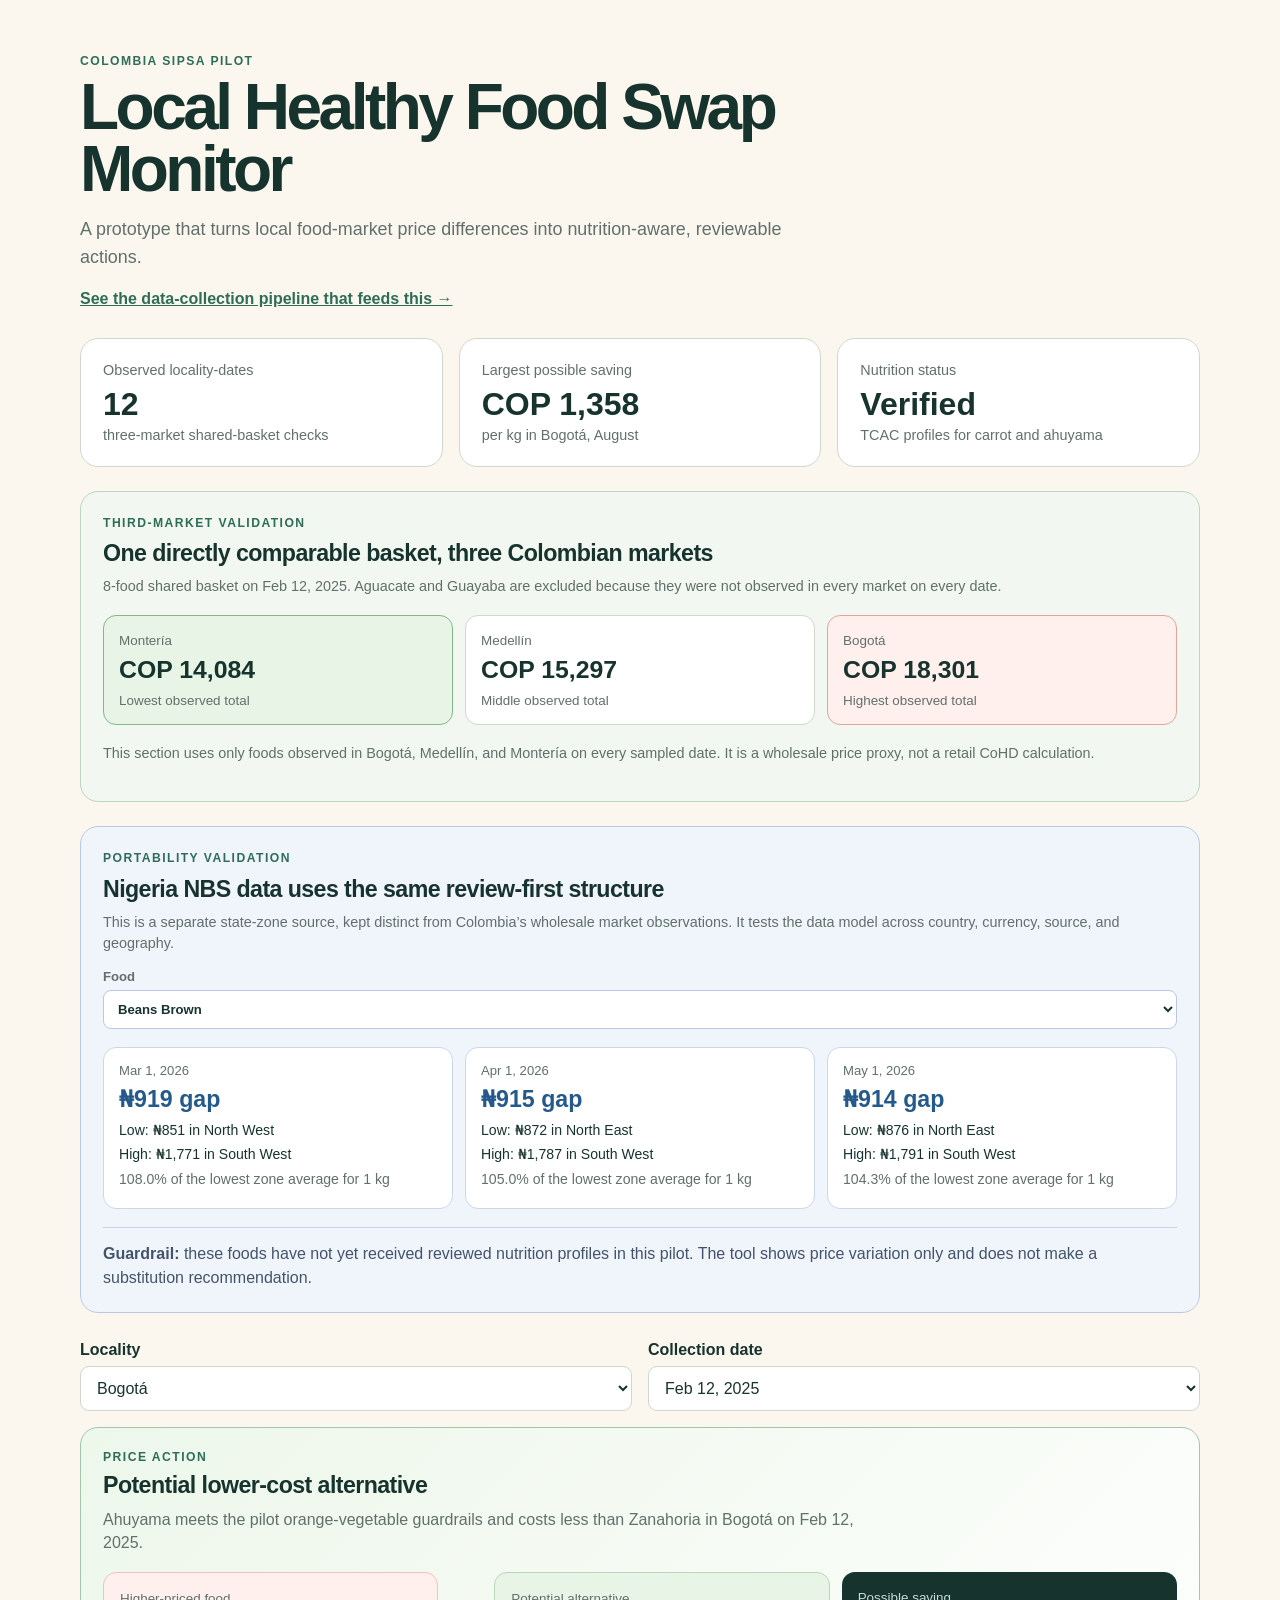
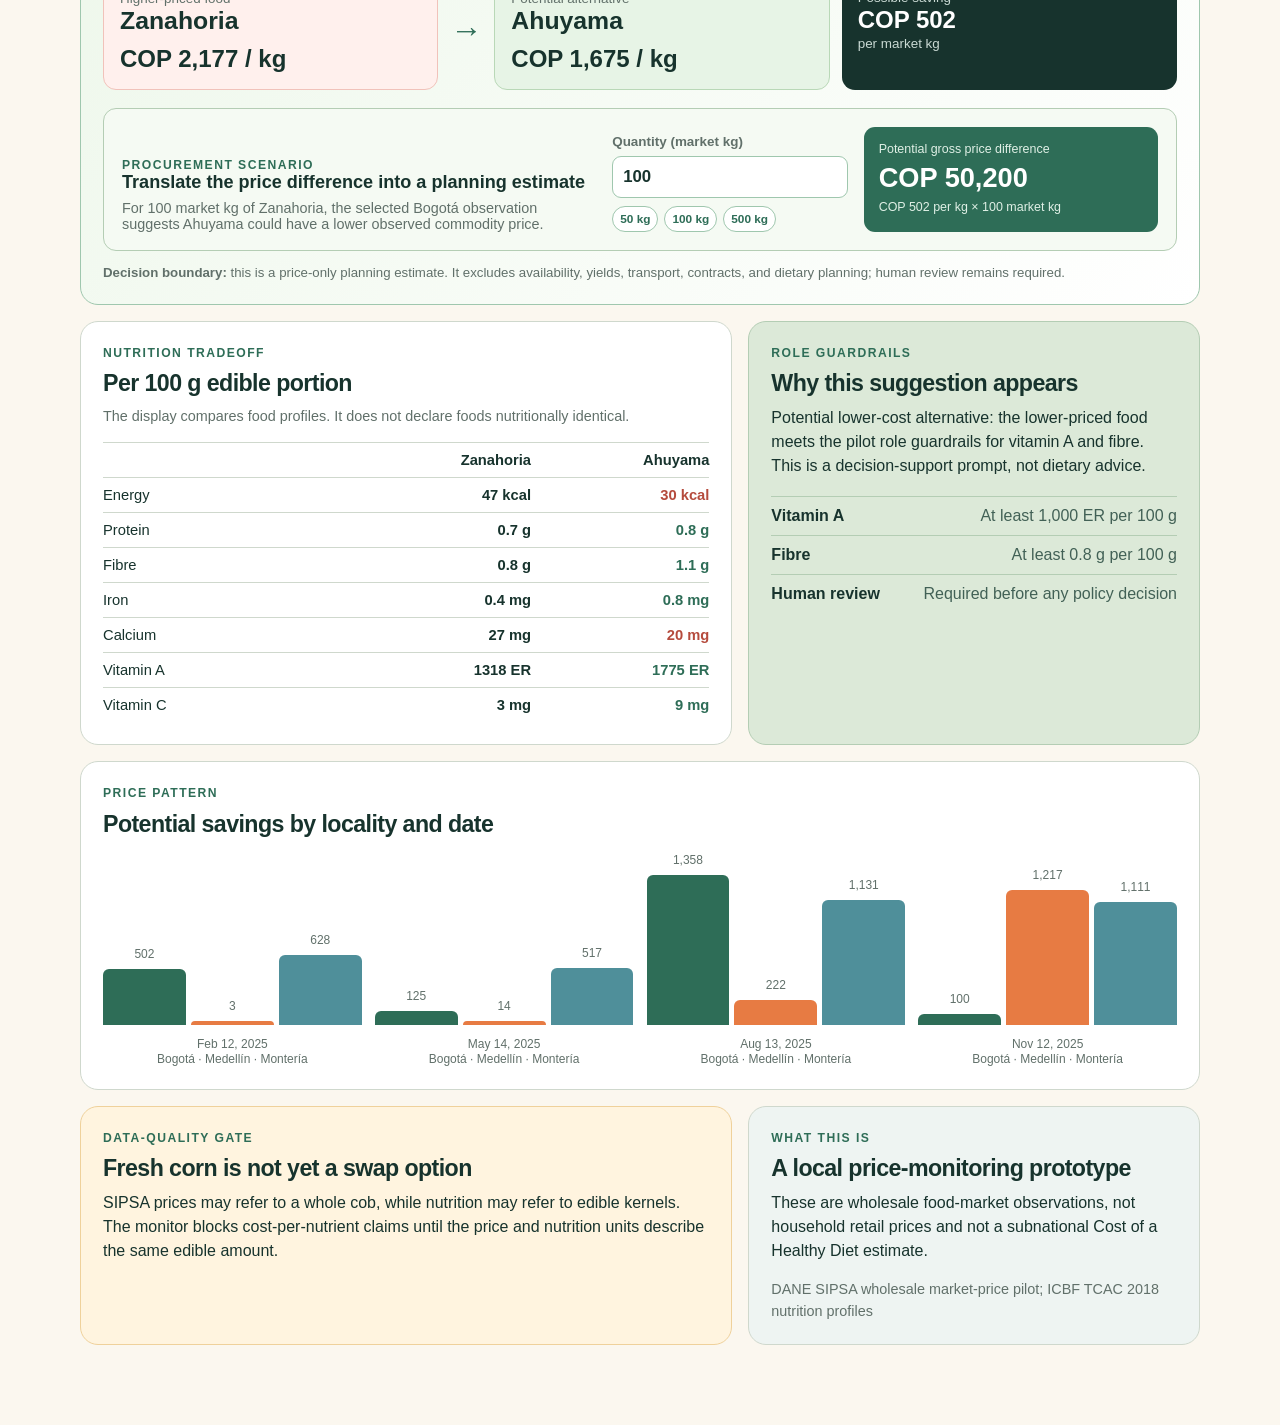
<file: colombia_sipsa_pilot/dashboard/index.html>
<!doctype html>
<html lang="en">
  <head>
    <meta charset="utf-8" />
    <meta name="viewport" content="width=device-width, initial-scale=1" />
    <title>Local Healthy Food Swap Monitor</title>
    <link rel="stylesheet" href="styles.css" />
  </head>
  <body>
    <main class="shell">
      <header class="hero">
        <p class="eyebrow">COLOMBIA SIPSA PILOT</p>
        <h1>Local Healthy Food Swap Monitor</h1>
        <p class="lede">A prototype that turns local food-market price differences into nutrition-aware, reviewable actions.</p>
        <p style="margin-top:10px;"><a href="https://gmancuso82.github.io/women-in-data-2026-datathon/data-collection-pipeline/pipeline_hub.1.1.html" style="color:var(--green);font-weight:700;">See the data-collection pipeline that feeds this →</a></p>
      </header>

      <section class="summary-grid" aria-label="Pilot summary">
        <article><span class="metric-label">Observed locality-dates</span><strong id="observation-count">12</strong><span>three-market shared-basket checks</span></article>
        <article><span class="metric-label">Largest possible saving</span><strong id="largest-saving">COP 1,358</strong><span>per kg in Bogotá, August</span></article>
        <article><span class="metric-label">Nutrition status</span><strong>Verified</strong><span>TCAC profiles for carrot and ahuyama</span></article>
      </section>

      <section class="panel comparison-panel">
        <p class="eyebrow">THIRD-MARKET VALIDATION</p>
        <h2>One directly comparable basket, three Colombian markets</h2>
        <p id="shared-basket-copy" class="subtle"></p>
        <div id="market-total-cards" class="market-total-cards" aria-label="Shared-basket totals by market"></div>
        <p class="subtle">This section uses only foods observed in Bogotá, Medellín, and Montería on every sampled date. It is a wholesale price proxy, not a retail CoHD calculation.</p>
      </section>

      <section class="panel nigeria-panel" aria-labelledby="nigeria-heading">
        <div class="intake-heading">
          <div>
            <p class="eyebrow">PORTABILITY VALIDATION</p>
            <h2 id="nigeria-heading">Nigeria NBS data uses the same review-first structure</h2>
            <p class="subtle">This is a separate state-zone source, kept distinct from Colombia’s wholesale market observations. It tests the data model across country, currency, source, and geography.</p>
          </div>
          <label class="compact-select">Food<select id="nigeria-item-select" aria-label="Nigeria food"></select></label>
        </div>
        <div id="nigeria-ranges" class="nigeria-ranges" aria-label="Nigeria zone-price ranges"></div>
        <p class="nigeria-note"><strong>Guardrail:</strong> these foods have not yet received reviewed nutrition profiles in this pilot. The tool shows price variation only and does not make a substitution recommendation.</p>
      </section>

      <section class="controls" aria-label="Choose an observation">
        <div>
          <label for="market-select">Locality</label>
          <select id="market-select"></select>
        </div>
        <div>
          <label for="date-select">Collection date</label>
          <select id="date-select"></select>
        </div>
      </section>

      <section class="action-panel">
        <div class="panel-heading">
          <p class="eyebrow">PRICE ACTION</p>
          <h2 id="action-title">Potential lower-cost alternative</h2>
          <p id="action-copy"></p>
        </div>
        <div class="price-comparison">
          <article class="price-card high"><span>Higher-priced food</span><h3 id="higher-food"></h3><strong id="higher-price"></strong></article>
          <div class="arrow" aria-hidden="true">→</div>
          <article class="price-card low"><span>Potential alternative</span><h3 id="lower-food"></h3><strong id="lower-price"></strong></article>
          <article class="savings"><span>Possible saving</span><strong id="saving"></strong><span>per market kg</span></article>
        </div>
        <div class="impact-calculator" aria-labelledby="impact-heading">
          <div>
            <p class="eyebrow">PROCUREMENT SCENARIO</p>
            <h3 id="impact-heading">Translate the price difference into a planning estimate</h3>
            <p id="impact-copy" class="subtle"></p>
          </div>
          <div class="impact-input">
            <label for="quantity-input">Quantity (market kg)</label>
            <input id="quantity-input" type="number" inputmode="numeric" min="1" max="100000" step="1" value="100" />
            <div class="quantity-presets" aria-label="Suggested quantities">
              <button type="button" data-quantity="50">50 kg</button>
              <button type="button" data-quantity="100">100 kg</button>
              <button type="button" data-quantity="500">500 kg</button>
            </div>
          </div>
          <div class="impact-result">
            <span>Potential gross price difference</span>
            <strong id="impact-saving"></strong>
            <small id="impact-unit"></small>
          </div>
        </div>
        <p class="impact-note"><strong>Decision boundary:</strong> this is a price-only planning estimate. It excludes availability, yields, transport, contracts, and dietary planning; human review remains required.</p>
      </section>

      <section class="two-column">
        <article class="panel">
          <p class="eyebrow">NUTRITION TRADEOFF</p>
          <h2>Per 100 g edible portion</h2>
          <p class="subtle">The display compares food profiles. It does not declare foods nutritionally identical.</p>
          <div id="nutrition-table" class="nutrition-table"></div>
        </article>
        <article class="panel guardrail">
          <p class="eyebrow">ROLE GUARDRAILS</p>
          <h2>Why this suggestion appears</h2>
          <p id="rule-statement"></p>
          <dl>
            <div><dt>Vitamin A</dt><dd>At least 1,000 ER per 100 g</dd></div>
            <div><dt>Fibre</dt><dd>At least 0.8 g per 100 g</dd></div>
            <div><dt>Human review</dt><dd>Required before any policy decision</dd></div>
          </dl>
        </article>
      </section>

      <section class="panel">
        <p class="eyebrow">PRICE PATTERN</p>
        <h2>Potential savings by locality and date</h2>
        <div id="saving-chart" class="saving-chart" aria-label="Bar chart of potential savings"></div>
      </section>

      <section class="two-column">
        <article class="panel limitation">
          <p class="eyebrow">DATA-QUALITY GATE</p>
          <h2>Fresh corn is not yet a swap option</h2>
          <p>SIPSA prices may refer to a whole cob, while nutrition may refer to edible kernels. The monitor blocks cost-per-nutrient claims until the price and nutrition units describe the same edible amount.</p>
        </article>
        <article class="panel source-note">
          <p class="eyebrow">WHAT THIS IS</p>
          <h2>A local price-monitoring prototype</h2>
          <p>These are wholesale food-market observations, not household retail prices and not a subnational Cost of a Healthy Diet estimate.</p>
          <p class="subtle" id="source-label"></p>
        </article>
      </section>
    </main>
    <script src="dashboard_data.js"></script>
    <script src="dashboard.js"></script>
  </body>
</html>
</file>
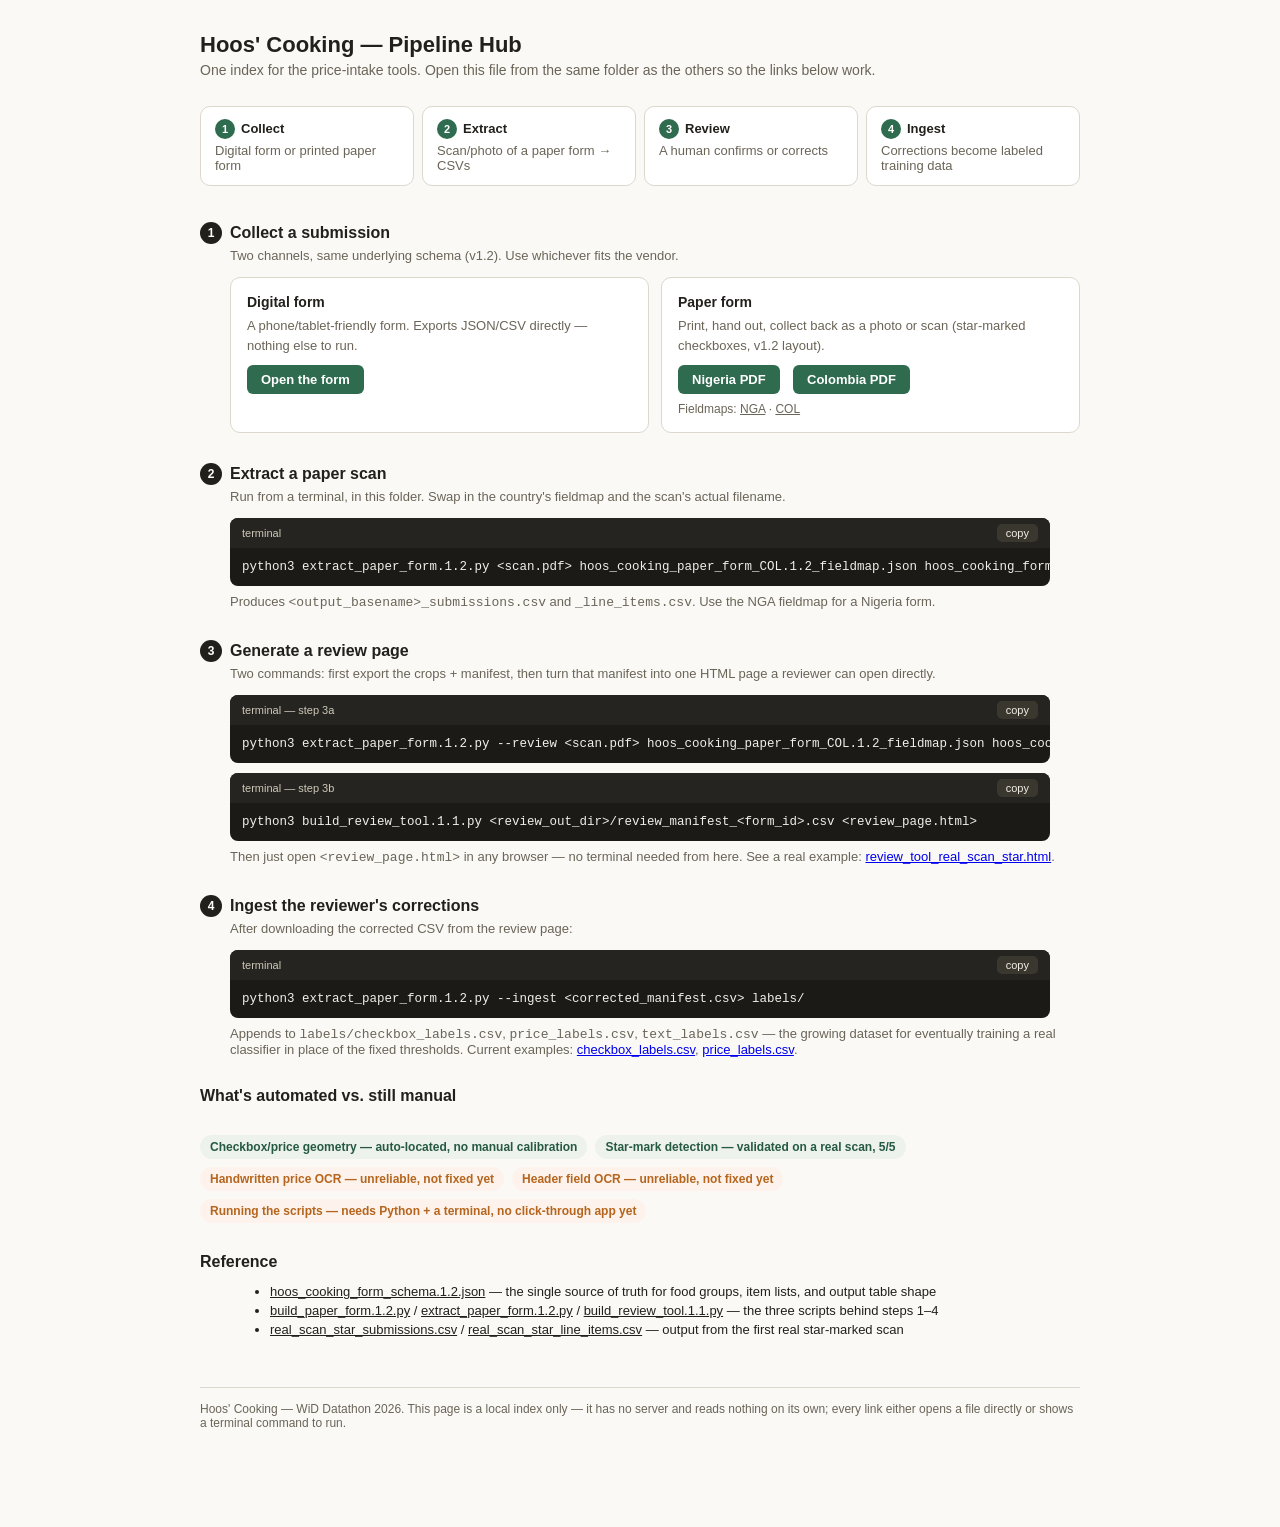
<file: data-collection-pipeline/pipeline_hub.1.0.html>
<!doctype html>
<html lang="en">
<head>
<meta charset="utf-8">
<meta name="viewport" content="width=device-width, initial-scale=1">
<title>Hoos' Cooking — Pipeline Hub</title>
<style>
  :root {
    --ink: #22201b; --sub: #6b6558; --line: #ddd8cc; --paper: #faf9f6; --card: #ffffff;
    --accent: #2f6b4f; --accent-dark: #255a41; --accent-tint: #eef2ec;
    --warn: #b5651d; --warn-tint: #fdf3ec;
    --mono: "SFMono-Regular", Consolas, "Liberation Mono", Menlo, monospace;
  }
  * { box-sizing: border-box; }
  body {
    margin: 0; padding: 32px 24px 100px; background: var(--paper); color: var(--ink);
    font-family: -apple-system, BlinkMacSystemFont, "Segoe UI", Helvetica, Arial, sans-serif;
  }
  .wrap { max-width: 880px; margin: 0 auto; }
  h1 { font-size: 22px; margin: 0 0 4px; }
  .tagline { color: var(--sub); font-size: 14px; margin-bottom: 28px; }
  .flow { display: flex; gap: 8px; flex-wrap: wrap; margin-bottom: 36px; }
  .flow-step {
    flex: 1 1 160px; background: var(--card); border: 1px solid var(--line); border-radius: 10px;
    padding: 12px 14px; font-size: 13px;
  }
  .flow-step .n {
    display: inline-flex; align-items: center; justify-content: center; width: 20px; height: 20px;
    background: var(--accent); color: #fff; border-radius: 50%; font-size: 11px; font-weight: 700;
    margin-right: 6px;
  }
  .flow-step .t { font-weight: 600; }
  .flow-step .d { color: var(--sub); margin-top: 4px; }

  section { margin-bottom: 30px; }
  h2 { font-size: 16px; margin: 0 0 4px; display: flex; align-items: center; gap: 8px; }
  h2 .num {
    display: inline-flex; align-items: center; justify-content: center; width: 22px; height: 22px;
    background: var(--ink); color: #fff; border-radius: 50%; font-size: 12px; font-weight: 700;
  }
  .section-note { color: var(--sub); font-size: 13px; margin: 0 0 14px 30px; }

  .cards { display: flex; gap: 12px; flex-wrap: wrap; margin-left: 30px; }
  .card {
    flex: 1 1 300px; background: var(--card); border: 1px solid var(--line); border-radius: 10px;
    padding: 16px;
  }
  .card h3 { font-size: 14px; margin: 0 0 6px; }
  .card p { font-size: 13px; color: var(--sub); margin: 0 0 10px; line-height: 1.5; }
  .card a.open {
    display: inline-block; background: var(--accent); color: #fff; text-decoration: none;
    font-size: 13px; padding: 7px 14px; border-radius: 6px; font-weight: 600;
  }
  .card a.open:hover { background: var(--accent-dark); }
  .filelist { font-size: 12px; color: var(--sub); margin-top: 8px; }
  .filelist a { color: var(--sub); }

  .cmdblock {
    margin: 10px 30px 0; background: #1c1a17; border-radius: 8px; overflow: hidden;
  }
  .cmdblock .label {
    color: #a99; background: #262420; font-size: 11px; padding: 6px 12px; color: #cfc9ba;
    display: flex; justify-content: space-between; align-items: center;
  }
  .cmdblock pre {
    margin: 0; padding: 12px; font-family: var(--mono); font-size: 12.5px; color: #f1efe7;
    overflow-x: auto; white-space: pre;
  }
  .copy-btn {
    background: #3a372e; color: #f1efe7; border: none; border-radius: 5px; font-size: 11px;
    padding: 3px 9px; cursor: pointer;
  }
  .copy-btn:hover { background: #4a4636; }
  .copy-btn.copied { background: var(--accent); }

  .status-row { display: flex; gap: 8px; flex-wrap: wrap; margin: 30px 0 6px; }
  .status {
    font-size: 12px; padding: 5px 10px; border-radius: 20px; font-weight: 600;
  }
  .status.done { background: var(--accent-tint); color: var(--accent-dark); }
  .status.manual { background: var(--warn-tint); color: var(--warn); }

  .refs { margin-left: 30px; font-size: 13px; }
  .refs a { color: var(--ink); }
  .refs li { margin-bottom: 4px; }

  footer { color: var(--sub); font-size: 12px; margin-top: 50px; border-top: 1px solid var(--line);
           padding-top: 14px; }
</style>
</head>
<body>
<div class="wrap">

  <h1>Hoos' Cooking — Pipeline Hub</h1>
  <div class="tagline">One index for the price-intake tools. Open this file from the same folder as the others so the links below work.</div>

  <div class="flow">
    <div class="flow-step"><span class="n">1</span><span class="t">Collect</span><div class="d">Digital form or printed paper form</div></div>
    <div class="flow-step"><span class="n">2</span><span class="t">Extract</span><div class="d">Scan/photo of a paper form → CSVs</div></div>
    <div class="flow-step"><span class="n">3</span><span class="t">Review</span><div class="d">A human confirms or corrects</div></div>
    <div class="flow-step"><span class="n">4</span><span class="t">Ingest</span><div class="d">Corrections become labeled training data</div></div>
  </div>

  <section>
    <h2><span class="num">1</span> Collect a submission</h2>
    <div class="section-note">Two channels, same underlying schema (v1.2). Use whichever fits the vendor.</div>
    <div class="cards">
      <div class="card">
        <h3>Digital form</h3>
        <p>A phone/tablet-friendly form. Exports JSON/CSV directly — nothing else to run.</p>
        <a class="open" href="market_price_intake.1.2.html">Open the form</a>
      </div>
      <div class="card">
        <h3>Paper form</h3>
        <p>Print, hand out, collect back as a photo or scan (star-marked checkboxes, v1.2 layout).</p>
        <a class="open" href="hoos_cooking_paper_form_NGA.1.2.pdf">Nigeria PDF</a>
        &nbsp;
        <a class="open" href="hoos_cooking_paper_form_COL.1.2.pdf">Colombia PDF</a>
        <div class="filelist">Fieldmaps: <a href="hoos_cooking_paper_form_NGA.1.2_fieldmap.json">NGA</a> · <a href="hoos_cooking_paper_form_COL.1.2_fieldmap.json">COL</a></div>
      </div>
    </div>
  </section>

  <section>
    <h2><span class="num">2</span> Extract a paper scan</h2>
    <div class="section-note">Run from a terminal, in this folder. Swap in the country's fieldmap and the scan's actual filename.</div>
    <div class="cmdblock">
      <div class="label"><span>terminal</span><button class="copy-btn" onclick="copyCmd(this)">copy</button></div>
      <pre>python3 extract_paper_form.1.2.py &lt;scan.pdf&gt; hoos_cooking_paper_form_COL.1.2_fieldmap.json hoos_cooking_form_schema.1.2.json &lt;output_basename&gt;</pre>
    </div>
    <div class="section-note" style="margin-top:8px;">Produces <code>&lt;output_basename&gt;_submissions.csv</code> and <code>_line_items.csv</code>. Use the NGA fieldmap for a Nigeria form.</div>
  </section>

  <section>
    <h2><span class="num">3</span> Generate a review page</h2>
    <div class="section-note">Two commands: first export the crops + manifest, then turn that manifest into one HTML page a reviewer can open directly.</div>
    <div class="cmdblock">
      <div class="label"><span>terminal — step 3a</span><button class="copy-btn" onclick="copyCmd(this)">copy</button></div>
      <pre>python3 extract_paper_form.1.2.py --review &lt;scan.pdf&gt; hoos_cooking_paper_form_COL.1.2_fieldmap.json hoos_cooking_form_schema.1.2.json &lt;review_out_dir&gt;</pre>
    </div>
    <div class="cmdblock">
      <div class="label"><span>terminal — step 3b</span><button class="copy-btn" onclick="copyCmd(this)">copy</button></div>
      <pre>python3 build_review_tool.1.1.py &lt;review_out_dir&gt;/review_manifest_&lt;form_id&gt;.csv &lt;review_page.html&gt;</pre>
    </div>
    <div class="section-note" style="margin-top:8px;">Then just open <code>&lt;review_page.html&gt;</code> in any browser — no terminal needed from here. See a real example: <a href="review_tool_real_scan_star.html">review_tool_real_scan_star.html</a>.</div>
  </section>

  <section>
    <h2><span class="num">4</span> Ingest the reviewer's corrections</h2>
    <div class="section-note">After downloading the corrected CSV from the review page:</div>
    <div class="cmdblock">
      <div class="label"><span>terminal</span><button class="copy-btn" onclick="copyCmd(this)">copy</button></div>
      <pre>python3 extract_paper_form.1.2.py --ingest &lt;corrected_manifest.csv&gt; labels/</pre>
    </div>
    <div class="section-note" style="margin-top:8px;">Appends to <code>labels/checkbox_labels.csv</code>, <code>price_labels.csv</code>, <code>text_labels.csv</code> — the growing dataset for eventually training a real classifier in place of the fixed thresholds. Current examples: <a href="checkbox_labels.csv">checkbox_labels.csv</a>, <a href="price_labels.csv">price_labels.csv</a>.</div>
  </section>

  <section>
    <h2>What's automated vs. still manual</h2>
    <div class="status-row">
      <span class="status done">Checkbox/price geometry — auto-located, no manual calibration</span>
      <span class="status done">Star-mark detection — validated on a real scan, 5/5</span>
      <span class="status manual">Handwritten price OCR — unreliable, not fixed yet</span>
      <span class="status manual">Header field OCR — unreliable, not fixed yet</span>
      <span class="status manual">Running the scripts — needs Python + a terminal, no click-through app yet</span>
    </div>
  </section>

  <section>
    <h2>Reference</h2>
    <ul class="refs">
      <li><a href="hoos_cooking_form_schema.1.2.json">hoos_cooking_form_schema.1.2.json</a> — the single source of truth for food groups, item lists, and output table shape</li>
      <li><a href="build_paper_form.1.2.py">build_paper_form.1.2.py</a> / <a href="extract_paper_form.1.2.py">extract_paper_form.1.2.py</a> / <a href="build_review_tool.1.1.py">build_review_tool.1.1.py</a> — the three scripts behind steps 1–4</li>
      <li><a href="real_scan_star_submissions.csv">real_scan_star_submissions.csv</a> / <a href="real_scan_star_line_items.csv">real_scan_star_line_items.csv</a> — output from the first real star-marked scan</li>
    </ul>
  </section>

  <footer>Hoos' Cooking — WiD Datathon 2026. This page is a local index only — it has no server and reads nothing on its own; every link either opens a file directly or shows a terminal command to run.</footer>
</div>
<script>
function copyCmd(btn) {
  const pre = btn.closest('.cmdblock').querySelector('pre');
  navigator.clipboard.writeText(pre.textContent.trim()).then(() => {
    const old = btn.textContent;
    btn.textContent = 'copied'; btn.classList.add('copied');
    setTimeout(() => { btn.textContent = old; btn.classList.remove('copied'); }, 1400);
  });
}
</script>
</body>
</html>
</file>
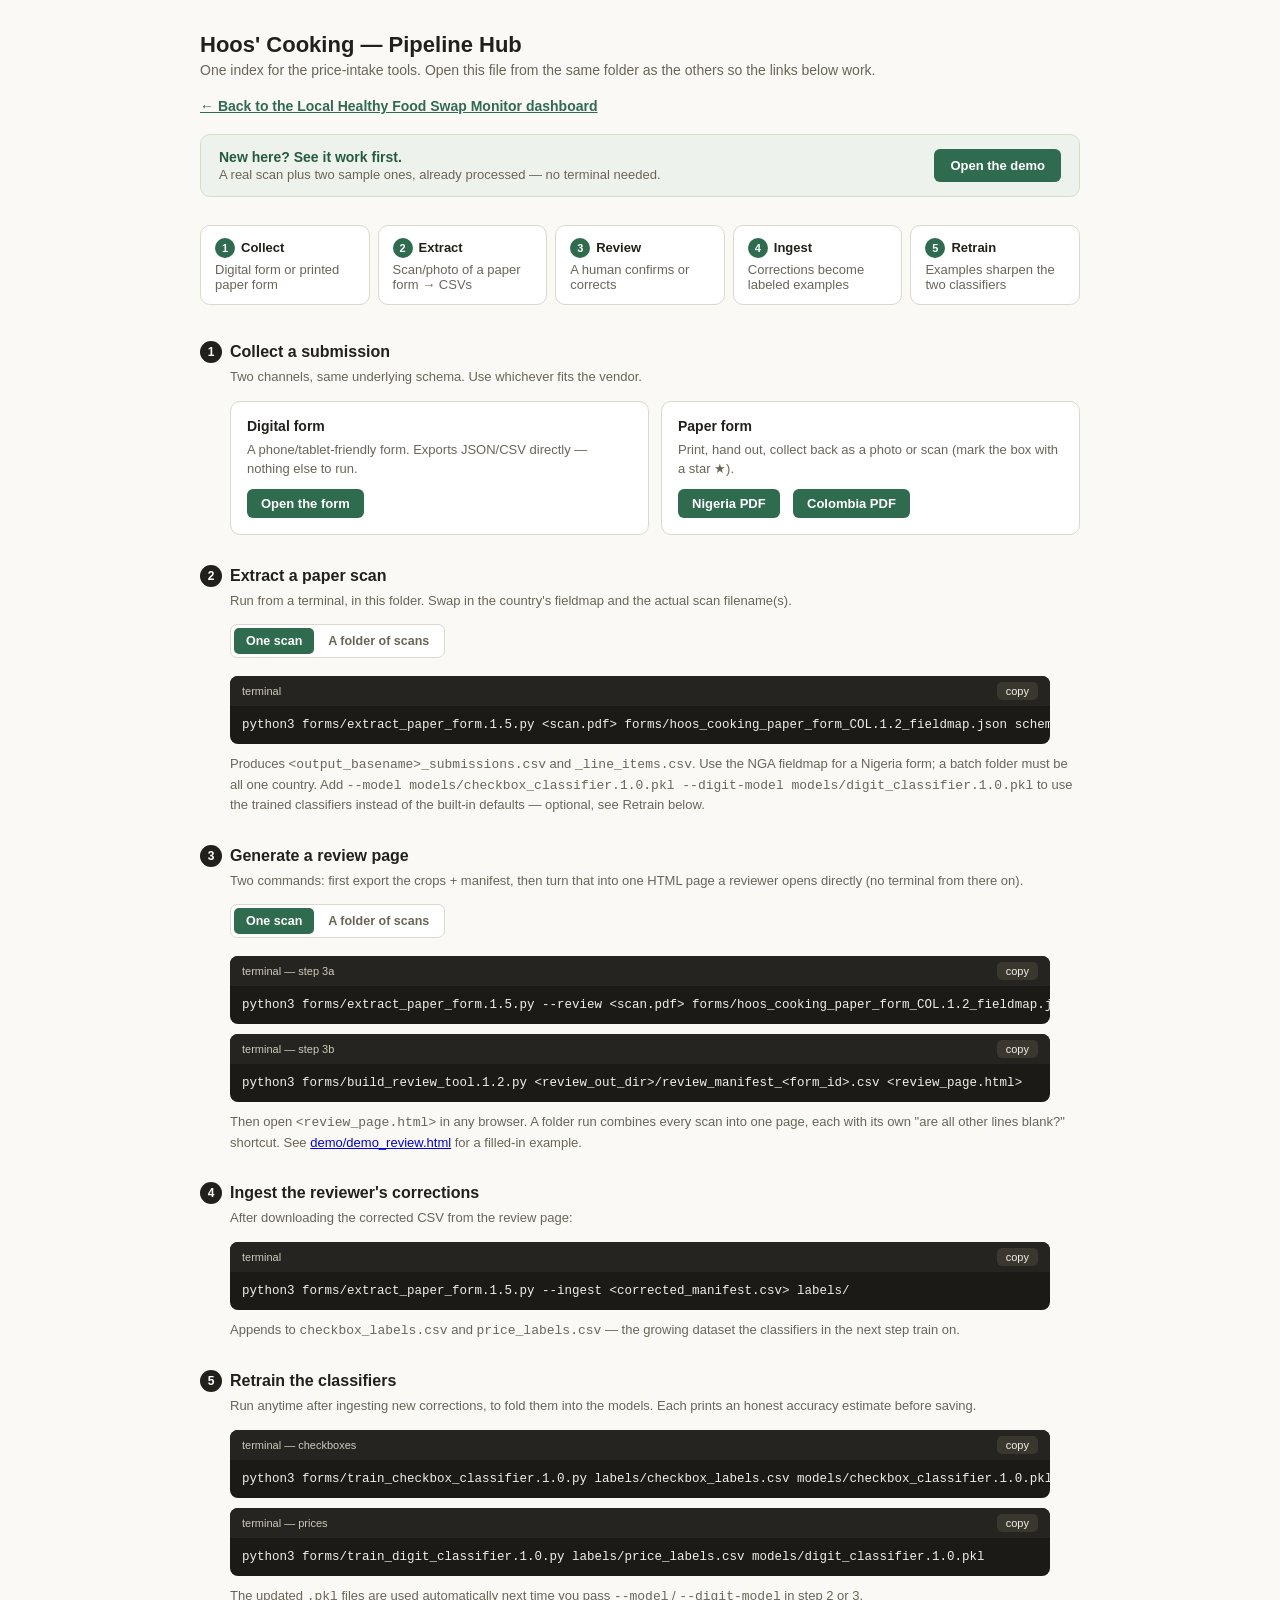
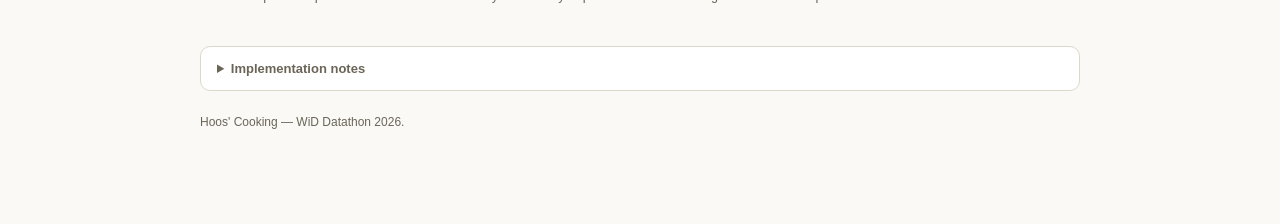
<file: data-collection-pipeline/pipeline_hub.1.1.html>
<!doctype html>
<html lang="en">
<head>
<meta charset="utf-8">
<meta name="viewport" content="width=device-width, initial-scale=1">
<title>Hoos' Cooking — Pipeline Hub</title>
<style>
  :root {
    --ink: #22201b; --sub: #6b6558; --line: #ddd8cc; --paper: #faf9f6; --card: #ffffff;
    --accent: #2f6b4f; --accent-dark: #255a41; --accent-tint: #eef2ec;
    --warn: #b5651d; --warn-tint: #fdf3ec;
    --mono: "SFMono-Regular", Consolas, "Liberation Mono", Menlo, monospace;
  }
  * { box-sizing: border-box; }
  body {
    margin: 0; padding: 32px 24px 100px; background: var(--paper); color: var(--ink);
    font-family: -apple-system, BlinkMacSystemFont, "Segoe UI", Helvetica, Arial, sans-serif;
  }
  .wrap { max-width: 880px; margin: 0 auto; }
  h1 { font-size: 22px; margin: 0 0 4px; }
  .tagline { color: var(--sub); font-size: 14px; margin-bottom: 20px; }

  .demo-banner {
    display: flex; align-items: center; justify-content: space-between; gap: 12px; flex-wrap: wrap;
    background: var(--accent-tint); border: 1px solid #cfe0c8; border-radius: 10px;
    padding: 14px 18px; margin-bottom: 28px;
  }
  .demo-banner .t { font-size: 14px; font-weight: 600; color: var(--accent-dark); }
  .demo-banner .d { font-size: 13px; color: var(--sub); margin-top: 2px; }
  .demo-banner a.open {
    display: inline-block; background: var(--accent); color: #fff; text-decoration: none;
    font-size: 13px; padding: 9px 16px; border-radius: 6px; font-weight: 600; white-space: nowrap;
  }
  .demo-banner a.open:hover { background: var(--accent-dark); }

  .flow { display: flex; gap: 8px; flex-wrap: wrap; margin-bottom: 36px; }
  .flow-step {
    flex: 1 1 150px; background: var(--card); border: 1px solid var(--line); border-radius: 10px;
    padding: 12px 14px; font-size: 13px;
  }
  .flow-step .n {
    display: inline-flex; align-items: center; justify-content: center; width: 20px; height: 20px;
    background: var(--accent); color: #fff; border-radius: 50%; font-size: 11px; font-weight: 700;
    margin-right: 6px;
  }
  .flow-step .t { font-weight: 600; }
  .flow-step .d { color: var(--sub); margin-top: 4px; }

  section { margin-bottom: 30px; }
  h2 { font-size: 16px; margin: 0 0 4px; display: flex; align-items: center; gap: 8px; }
  h2 .num {
    display: inline-flex; align-items: center; justify-content: center; width: 22px; height: 22px;
    background: var(--ink); color: #fff; border-radius: 50%; font-size: 12px; font-weight: 700;
  }
  .section-note { color: var(--sub); font-size: 13px; margin: 0 0 14px 30px; line-height: 1.5; }

  .cards { display: flex; gap: 12px; flex-wrap: wrap; margin-left: 30px; }
  .card {
    flex: 1 1 300px; background: var(--card); border: 1px solid var(--line); border-radius: 10px;
    padding: 16px;
  }
  .card h3 { font-size: 14px; margin: 0 0 6px; }
  .card p { font-size: 13px; color: var(--sub); margin: 0 0 10px; line-height: 1.5; }
  .card a.open {
    display: inline-block; background: var(--accent); color: #fff; text-decoration: none;
    font-size: 13px; padding: 7px 14px; border-radius: 6px; font-weight: 600;
  }
  .card a.open:hover { background: var(--accent-dark); }
  .filelist { font-size: 12px; color: var(--sub); margin-top: 8px; }
  .filelist a { color: var(--sub); }

  .mode-toggle { margin: 0 0 8px 30px; display: inline-flex; background: var(--card);
                 border: 1px solid var(--line); border-radius: 7px; padding: 3px; gap: 2px; }
  .mode-btn { border: none; background: transparent; font-size: 12.5px; padding: 6px 12px;
              border-radius: 5px; cursor: pointer; color: var(--sub); font-weight: 600; }
  .mode-btn.active { background: var(--accent); color: #fff; }

  .cmdblock {
    margin: 10px 30px 0; background: #1c1a17; border-radius: 8px; overflow: hidden;
  }
  .cmdblock.hide { display: none; }
  .cmdblock .label {
    background: #262420; font-size: 11px; padding: 6px 12px; color: #cfc9ba;
    display: flex; justify-content: space-between; align-items: center;
  }
  .cmdblock pre {
    margin: 0; padding: 12px; font-family: var(--mono); font-size: 12.5px; color: #f1efe7;
    overflow-x: auto; white-space: pre;
  }
  .copy-btn {
    background: #3a372e; color: #f1efe7; border: none; border-radius: 5px; font-size: 11px;
    padding: 3px 9px; cursor: pointer;
  }
  .copy-btn:hover { background: #4a4636; }
  .copy-btn.copied { background: var(--accent); }

  details.notes {
    margin-top: 40px; border: 1px solid var(--line); border-radius: 10px; background: var(--card);
    padding: 4px 16px;
  }
  details.notes summary {
    cursor: pointer; font-size: 13px; font-weight: 600; padding: 10px 0; color: var(--sub);
  }
  details.notes .body { padding: 4px 0 14px; }
  .status-row { display: flex; gap: 8px; flex-wrap: wrap; margin: 6px 0 14px; }
  .status { font-size: 12px; padding: 5px 10px; border-radius: 20px; font-weight: 600; }
  .status.done { background: var(--accent-tint); color: var(--accent-dark); }
  .status.manual { background: var(--warn-tint); color: var(--warn); }
  details.notes .refs { font-size: 13px; margin: 0; padding-left: 18px; }
  details.notes .refs a { color: var(--ink); }
  details.notes .refs li { margin-bottom: 4px; }

  footer { color: var(--sub); font-size: 12px; margin-top: 24px; }
</style>
</head>
<body>
<div class="wrap">

  <h1>Hoos' Cooking — Pipeline Hub</h1>
  <div class="tagline">One index for the price-intake tools. Open this file from the same folder as the others so the links below work.</div>
  <div class="tagline"><a href="https://gmancuso82.github.io/women-in-data-2026-datathon/" style="color:var(--accent);font-weight:600;">← Back to the Local Healthy Food Swap Monitor dashboard</a></div>

  <div class="demo-banner">
    <div>
      <div class="t">New here? See it work first.</div>
      <div class="d">A real scan plus two sample ones, already processed — no terminal needed.</div>
    </div>
    <a class="open" href="demo/demo_review.html">Open the demo</a>
  </div>

  <div class="flow">
    <div class="flow-step"><span class="n">1</span><span class="t">Collect</span><div class="d">Digital form or printed paper form</div></div>
    <div class="flow-step"><span class="n">2</span><span class="t">Extract</span><div class="d">Scan/photo of a paper form → CSVs</div></div>
    <div class="flow-step"><span class="n">3</span><span class="t">Review</span><div class="d">A human confirms or corrects</div></div>
    <div class="flow-step"><span class="n">4</span><span class="t">Ingest</span><div class="d">Corrections become labeled examples</div></div>
    <div class="flow-step"><span class="n">5</span><span class="t">Retrain</span><div class="d">Examples sharpen the two classifiers</div></div>
  </div>

  <section>
    <h2><span class="num">1</span> Collect a submission</h2>
    <div class="section-note">Two channels, same underlying schema. Use whichever fits the vendor.</div>
    <div class="cards">
      <div class="card">
        <h3>Digital form</h3>
        <p>A phone/tablet-friendly form. Exports JSON/CSV directly — nothing else to run.</p>
        <a class="open" href="forms/market_price_intake.1.2.html">Open the form</a>
      </div>
      <div class="card">
        <h3>Paper form</h3>
        <p>Print, hand out, collect back as a photo or scan (mark the box with a star ★).</p>
        <a class="open" href="forms/hoos_cooking_paper_form_NGA.1.2.pdf">Nigeria PDF</a>
        &nbsp;
        <a class="open" href="forms/hoos_cooking_paper_form_COL.1.2.pdf">Colombia PDF</a>
      </div>
    </div>
  </section>

  <section>
    <h2><span class="num">2</span> Extract a paper scan</h2>
    <div class="section-note">Run from a terminal, in this folder. Swap in the country's fieldmap and the actual scan filename(s).</div>

    <div class="mode-toggle" data-group="extract">
      <button class="mode-btn active" data-mode="single">One scan</button>
      <button class="mode-btn" data-mode="batch">A folder of scans</button>
    </div>
    <div class="cmdblock" data-group="extract" data-mode="single">
      <div class="label"><span>terminal</span><button class="copy-btn" onclick="copyCmd(this)">copy</button></div>
      <pre>python3 forms/extract_paper_form.1.5.py &lt;scan.pdf&gt; forms/hoos_cooking_paper_form_COL.1.2_fieldmap.json schema/hoos_cooking_form_schema.1.2.json &lt;output_basename&gt;</pre>
    </div>
    <div class="cmdblock hide" data-group="extract" data-mode="batch">
      <div class="label"><span>terminal</span><button class="copy-btn" onclick="copyCmd(this)">copy</button></div>
      <pre>python3 forms/extract_paper_form.1.5.py --batch &lt;folder_of_scans&gt; forms/hoos_cooking_paper_form_COL.1.2_fieldmap.json schema/hoos_cooking_form_schema.1.2.json &lt;output_basename&gt;</pre>
    </div>

    <div class="section-note" style="margin-top:10px;">
      Produces <code>&lt;output_basename&gt;_submissions.csv</code> and <code>_line_items.csv</code>. Use the NGA fieldmap for a Nigeria form; a batch folder must be all one country.
      Add <code>--model models/checkbox_classifier.1.0.pkl --digit-model models/digit_classifier.1.0.pkl</code> to use the trained classifiers instead of the built-in defaults — optional, see Retrain below.
    </div>
  </section>

  <section>
    <h2><span class="num">3</span> Generate a review page</h2>
    <div class="section-note">Two commands: first export the crops + manifest, then turn that into one HTML page a reviewer opens directly (no terminal from there on).</div>

    <div class="mode-toggle" data-group="review">
      <button class="mode-btn active" data-mode="single">One scan</button>
      <button class="mode-btn" data-mode="batch">A folder of scans</button>
    </div>
    <div class="cmdblock" data-group="review" data-mode="single">
      <div class="label"><span>terminal — step 3a</span><button class="copy-btn" onclick="copyCmd(this)">copy</button></div>
      <pre>python3 forms/extract_paper_form.1.5.py --review &lt;scan.pdf&gt; forms/hoos_cooking_paper_form_COL.1.2_fieldmap.json schema/hoos_cooking_form_schema.1.2.json &lt;review_out_dir&gt;</pre>
    </div>
    <div class="cmdblock hide" data-group="review" data-mode="batch">
      <div class="label"><span>terminal — step 3a</span><button class="copy-btn" onclick="copyCmd(this)">copy</button></div>
      <pre>python3 forms/extract_paper_form.1.5.py --review --batch &lt;folder_of_scans&gt; forms/hoos_cooking_paper_form_COL.1.2_fieldmap.json schema/hoos_cooking_form_schema.1.2.json &lt;review_out_dir&gt;</pre>
    </div>
    <div class="cmdblock" data-group="review-b" data-mode="single">
      <div class="label"><span>terminal — step 3b</span><button class="copy-btn" onclick="copyCmd(this)">copy</button></div>
      <pre>python3 forms/build_review_tool.1.2.py &lt;review_out_dir&gt;/review_manifest_&lt;form_id&gt;.csv &lt;review_page.html&gt;</pre>
    </div>
    <div class="cmdblock hide" data-group="review-b" data-mode="batch">
      <div class="label"><span>terminal — step 3b</span><button class="copy-btn" onclick="copyCmd(this)">copy</button></div>
      <pre>python3 forms/build_review_tool.1.2.py &lt;review_out_dir&gt; &lt;review_page.html&gt;</pre>
    </div>

    <div class="section-note" style="margin-top:10px;">Then open <code>&lt;review_page.html&gt;</code> in any browser. A folder run combines every scan into one page, each with its own "are all other lines blank?" shortcut. See <a href="demo/demo_review.html">demo/demo_review.html</a> for a filled-in example.</div>
  </section>

  <section>
    <h2><span class="num">4</span> Ingest the reviewer's corrections</h2>
    <div class="section-note">After downloading the corrected CSV from the review page:</div>
    <div class="cmdblock">
      <div class="label"><span>terminal</span><button class="copy-btn" onclick="copyCmd(this)">copy</button></div>
      <pre>python3 forms/extract_paper_form.1.5.py --ingest &lt;corrected_manifest.csv&gt; labels/</pre>
    </div>
    <div class="section-note" style="margin-top:10px;">Appends to <code>checkbox_labels.csv</code> and <code>price_labels.csv</code> — the growing dataset the classifiers in the next step train on.</div>
  </section>

  <section>
    <h2><span class="num">5</span> Retrain the classifiers</h2>
    <div class="section-note">Run anytime after ingesting new corrections, to fold them into the models. Each prints an honest accuracy estimate before saving.</div>
    <div class="cmdblock">
      <div class="label"><span>terminal — checkboxes</span><button class="copy-btn" onclick="copyCmd(this)">copy</button></div>
      <pre>python3 forms/train_checkbox_classifier.1.0.py labels/checkbox_labels.csv models/checkbox_classifier.1.0.pkl</pre>
    </div>
    <div class="cmdblock">
      <div class="label"><span>terminal — prices</span><button class="copy-btn" onclick="copyCmd(this)">copy</button></div>
      <pre>python3 forms/train_digit_classifier.1.0.py labels/price_labels.csv models/digit_classifier.1.0.pkl</pre>
    </div>
    <div class="section-note" style="margin-top:10px;">The updated <code>.pkl</code> files are used automatically next time you pass <code>--model</code> / <code>--digit-model</code> in step 2 or 3.</div>
  </section>

  <details class="notes">
    <summary>Implementation notes</summary>
    <div class="body">
      <div class="status-row">
        <span class="status done">Checkbox/price geometry — auto-located, no manual calibration</span>
        <span class="status done">Star-mark detection — validated on a real scan, 5/5</span>
        <span class="status manual">Handwritten price OCR — classifier helps, still far from reliable</span>
        <span class="status manual">Header field OCR — unreliable, not addressed yet</span>
        <span class="status manual">Write-in item names — unreliable, needs a bigger model than this pipeline uses</span>
        <span class="status manual">Running the scripts — needs Python + a terminal, no click-through app yet</span>
      </div>
      <ul class="refs">
        <li><a href="schema/hoos_cooking_form_schema.1.2.json">hoos_cooking_form_schema.1.2.json</a> — single source of truth for food groups, item lists, output shape</li>
        <li>Pipeline scripts (<code>extract_paper_form.*.py</code>, <code>build_review_tool.*.py</code>, <code>train_*.py</code>) are versioned by filename in this same folder; each docstring explains what changed</li>
        <li><a href="labels/checkbox_labels.csv">checkbox_labels.csv</a> · <a href="labels/price_labels.csv">price_labels.csv</a> — current labeled examples</li>
      </ul>
    </div>
  </details>

  <footer>Hoos' Cooking — WiD Datathon 2026.</footer>
</div>
<script>
function copyCmd(btn) {
  const pre = btn.closest('.cmdblock').querySelector('pre');
  navigator.clipboard.writeText(pre.textContent.trim()).then(() => {
    const old = btn.textContent;
    btn.textContent = 'copied'; btn.classList.add('copied');
    setTimeout(() => { btn.textContent = old; btn.classList.remove('copied'); }, 1400);
  });
}

document.querySelectorAll('.mode-toggle').forEach(toggle => {
  const group = toggle.dataset.group;
  toggle.querySelectorAll('.mode-btn').forEach(btn => {
    btn.addEventListener('click', () => {
      const mode = btn.dataset.mode;
      toggle.querySelectorAll('.mode-btn').forEach(b => b.classList.toggle('active', b === btn));
      document.querySelectorAll(`.cmdblock[data-group="${group}"]`).forEach(block => {
        block.classList.toggle('hide', block.dataset.mode !== mode);
      });
      // "review" and "review-b" (steps 3a/3b) share one toggle
      if (group === 'review') {
        document.querySelectorAll('.cmdblock[data-group="review-b"]').forEach(block => {
          block.classList.toggle('hide', block.dataset.mode !== mode);
        });
      }
    });
  });
});
</script>
</body>
</html>
</file>
<file: colombia_sipsa_pilot/dashboard/styles.css>
:root { --ink:#17332d; --cream:#fbf7ef; --sage:#dce9d8; --green:#2e6d57; --orange:#e77b43; --red:#b54b3d; --line:#cfd8cd; --muted:#61706a; }
* { box-sizing:border-box; }
body { margin:0; color:var(--ink); background:var(--cream); font-family:Arial, Helvetica, sans-serif; }
.shell { width:min(1120px, calc(100% - 32px)); margin:0 auto; padding:54px 0 64px; }
.hero { max-width:760px; margin-bottom:30px; }
.eyebrow { margin:0 0 8px; color:var(--green); font-size:.76rem; font-weight:800; letter-spacing:.12em; }
h1,h2,h3,p { margin-top:0; } h1 { font-size:clamp(2.3rem,5vw,4.6rem); letter-spacing:-.055em; line-height:.97; margin-bottom:16px; } h2 { font-size:1.45rem; letter-spacing:-.025em; margin-bottom:9px; } h3 { font-size:1.55rem; margin-bottom:10px; }
.lede { font-size:1.12rem; line-height:1.55; color:var(--muted); }
.summary-grid,.two-column { display:grid; gap:16px; grid-template-columns:repeat(3,1fr); margin:16px 0; }
.summary-grid article,.panel,.action-panel { background:white; border:1px solid var(--line); border-radius:18px; padding:22px; }
.summary-grid strong { display:block; font-size:2rem; margin:7px 0 3px; }.summary-grid span:last-child,.metric-label,.subtle { color:var(--muted); font-size:.9rem; }
.comparison-panel { margin:24px 0; background:#f2f7f1; border-color:#bdd5c1; }.market-total-cards { display:grid; grid-template-columns:repeat(3,1fr); gap:12px; margin:18px 0; }.market-total-card { background:white; border:1px solid var(--line); border-radius:13px; padding:15px; }.market-total-card span,.market-total-card small { color:var(--muted); font-size:.84rem; }.market-total-card strong { display:block; font-size:1.55rem; margin:7px 0; }.market-total-card.lowest { border-color:#82b88a; background:#e7f4e6; }.market-total-card.highest { border-color:#e5a596; background:#fff0ed; }
.nigeria-panel { margin:24px 0; background:#f0f4fb; border-color:#b9c9e5; }.compact-select { display:grid; gap:6px; flex:0 0 180px; color:var(--muted); font-size:.82rem; font-weight:700; }.compact-select select { padding:10px; color:var(--ink); background:white; border:1px solid #b9c9e5; border-radius:8px; font:inherit; }.nigeria-ranges { display:grid; grid-template-columns:repeat(3,1fr); gap:12px; margin:18px 0; }.nigeria-range { padding:15px; background:white; border:1px solid #ccd7ea; border-radius:13px; }.nigeria-range time { display:block; color:var(--muted); font-size:.82rem; }.nigeria-range strong { display:block; margin:7px 0; font-size:1.45rem; color:#245a8b; }.nigeria-range p { margin:3px 0; font-size:.88rem; }.nigeria-note { margin:0; padding-top:14px; border-top:1px solid #c9d5e7; color:#43546a; }
.controls { display:flex; gap:16px; margin:28px 0 16px; }.controls div { flex:1; }.controls label { display:block; font-weight:700; margin:0 0 7px; }.controls select { width:100%; padding:12px; border:1px solid var(--line); border-radius:9px; color:var(--ink); background:white; font-size:1rem; }
.action-panel { border-color:#9fc7ae; background:linear-gradient(135deg,#edf7ea,#fff); }.panel-heading { max-width:760px; }.panel-heading p:last-child { color:var(--muted); line-height:1.45; }
.price-comparison { display:grid; grid-template-columns:1fr auto 1fr 1fr; align-items:stretch; gap:12px; margin-top:18px; }.price-card,.savings { border-radius:13px; padding:16px; }.price-card span,.savings span { color:var(--muted); font-size:.84rem; }.price-card strong,.savings strong { display:block; font-size:1.5rem; }.price-card.high { background:#fff0ed; border:1px solid #f1c2ba; }.price-card.low { background:#e7f4e6; border:1px solid #b9d8b7; }.savings { background:var(--ink); color:white; }.savings span { color:#c9d9d3; }.arrow { align-self:center; font-size:2rem; color:var(--green); }
.impact-calculator { display:grid; grid-template-columns:1.45fr .72fr .9fr; gap:16px; align-items:end; margin-top:18px; padding:18px; border:1px solid #b4cdb4; border-radius:13px; background:#f5faf3; }.impact-calculator h3 { margin:0 0 7px; font-size:1.13rem; }.impact-calculator p { margin-bottom:0; }.impact-input label { display:block; margin-bottom:7px; color:var(--muted); font-size:.84rem; font-weight:700; }.impact-input input { width:100%; padding:10px; border:1px solid #9fc7ae; border-radius:9px; color:var(--ink); background:white; font:inherit; font-size:1.05rem; font-weight:700; }.quantity-presets { display:flex; gap:6px; margin-top:8px; }.quantity-presets button { cursor:pointer; padding:5px 7px; color:var(--green); background:white; border:1px solid #9fc7ae; border-radius:999px; font:inherit; font-size:.74rem; font-weight:700; }.quantity-presets button:hover,.quantity-presets button:focus-visible { color:white; background:var(--green); }.impact-result { min-height:105px; padding:15px; color:white; background:var(--green); border-radius:11px; }.impact-result span,.impact-result small { display:block; color:#e0f0e6; font-size:.78rem; }.impact-result strong { display:block; margin:6px 0; font-size:1.7rem; }.impact-note { margin:12px 0 0; color:var(--muted); font-size:.83rem; line-height:1.45; }
.two-column { grid-template-columns:1.3fr .9fr; }.nutrition-table { display:grid; gap:0; margin-top:14px; }.nutrition-row { display:grid; grid-template-columns:1.4fr 1fr 1fr; border-top:1px solid var(--line); padding:9px 0; font-size:.92rem; }.nutrition-row strong { text-align:right; }.nutrition-row .better { color:var(--green); }.nutrition-row .tradeoff { color:var(--red); }.guardrail { background:var(--sage); border-color:#b4cdb4; }.guardrail dl { margin:18px 0 0; }.guardrail dl div { display:flex; justify-content:space-between; gap:14px; padding:10px 0; border-top:1px solid #b4cdb4; }.guardrail dt { font-weight:700; }.guardrail dd { margin:0; text-align:right; color:#426156; }
.saving-chart { display:grid; grid-template-columns:repeat(4,1fr); gap:13px; align-items:end; min-height:220px; padding-top:16px; }.chart-group { display:grid; grid-template-columns:repeat(3,minmax(0,1fr)); grid-template-rows:150px auto; gap:5px; align-items:end; }.bar { align-self:end; background:var(--green); min-height:4px; border-radius:6px 6px 0 0; position:relative; }.bar.medellin { background:var(--orange); }.bar.monteria { background:#4f8f9a; }.bar span { position:absolute; top:-22px; width:100%; text-align:center; font-size:.75rem; color:var(--muted); }.bar-label { grid-column:1 / -1; text-align:center; color:var(--muted); font-size:.75rem; line-height:1.25; padding-top:7px; }
.limitation { background:#fff4df; border-color:#efd19b; }.source-note { background:#eef4f2; }.panel p { line-height:1.5; }.source-note .subtle { margin-bottom:0; }
@media (max-width:760px) { .shell { padding-top:32px; }.summary-grid,.two-column,.market-total-cards,.nigeria-ranges,.impact-calculator { grid-template-columns:1fr; }.price-comparison { grid-template-columns:1fr; }.arrow { text-align:center; transform:rotate(90deg); }.controls { display:grid; grid-template-columns:1fr; }.saving-chart { grid-template-columns:repeat(2,1fr); }.intake-heading { display:grid; } }
</file>
